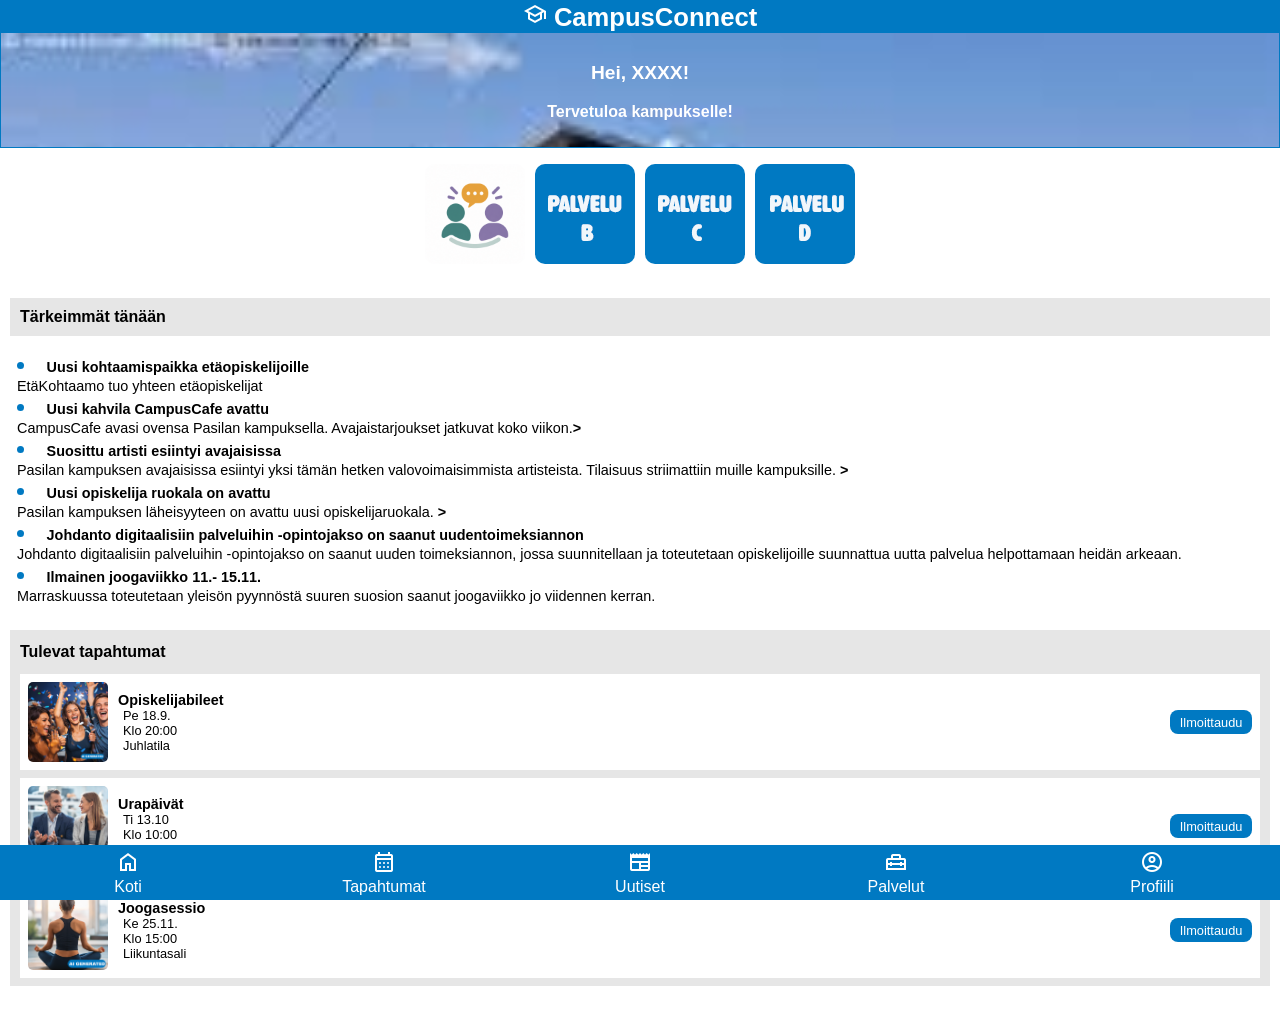
<file: index.html>
<!DOCTYPE html>
<html lang="fi">
<head>

<title>CampusConnect</title>

<meta charset="UTF-8">
<meta name="viewport" content="width=device-width, initial-scale=1.0">
<meta name="author" content="Elina">

<link rel="manifest" href="manifest.json">

<meta name="theme-color" content="#0079C2">

<link href="style.css"  rel="stylesheet" type="text/css">


<link
  rel="stylesheet"
  href="https://fonts.googleapis.com/css2?family=Material+Symbols+Outlined"
>



</head>
<body>

<header>    
  <h1><span class="material-symbols-outlined">school</span> CampusConnect</h1>
  <!-- ylätunnisteessa taustakuva ja tervetuloteksti -->
  <div class="welcome">
    <p class="hello">Hei, XXXX!</p>
    <p>Tervetuloa kampukselle!</p>
  </div>
</header>

<main>
  
  <!-- Pikapalvelut -->
  <!-- Liitä näihin kuvakkeet ja linkit. -->
  <section id="quick-services">    
    <a href="EtaKohtaamo/index.html" class="service-btn"><img class="etäkohtaamo-icon" src="palvelut/kuvat_palvelut/kuvake.png" alt="EtäKohtaamon kuvake"></a>
    <a href="#" class="service-btn"><img src="palvelut/kuvat_palvelut/palvelu_B.png" alt="palveluB"></a>
    <a href="#" class="service-btn"><img src="palvelut/kuvat_palvelut/palvelu_C.png" alt="palveluC"></a>
    <a href="#" class="service-btn"><img src="palvelut/kuvat_palvelut/palvelu_D.png" alt="palvelu_D"></a>    
  </section>

  <!-- Dashboard: uutiset ja tapahtumat -->
  <section id="dashboard">
    <div id="news">
      <h2>Tärkeimmät tänään</h2>
      <ul>
        <!-- start-luokalla nostetaan uutiset etusivulle mobiilissa -->
        <li class="start"><a href="EtaKohtaamo/Uutinen_EtaKohtaamo.html"><span>Uusi kohtaamispaikka etäopiskelijoille</span><br>EtäKohtaamo tuo yhteen etäopiskelijat<span></span></a></li>
        <li class="start"><a href="uutiset/uutinen_campuscafe.html"><span>Uusi kahvila CampusCafe avattu</span><br>CampusCafe avasi ovensa Pasilan kampuksella. Avajaistarjoukset jatkuvat koko viikon.<span>&gt;</span></a></li>
        <li class="start"><a><span>Suosittu artisti esiintyi avajaisissa</span><br>
        Pasilan kampuksen avajaisissa esiintyi yksi tämän hetken valovoimaisimmista artisteista. Tilaisuus striimattiin muille kampuksille. <span>&gt;</span></a></li>
        <li><a href=""><span>Uusi opiskelija ruokala on avattu</span> <br>
        Pasilan kampuksen läheisyyteen on avattu uusi opiskelijaruokala. <span>&gt;</span></a>
        </li>
        <li><span>Johdanto digitaalisiin palveluihin -opintojakso on saanut uudentoimeksiannon</span><br>Johdanto digitaalisiin palveluihin -opintojakso on saanut uuden toimeksiannon, jossa suunnitellaan ja toteutetaan opiskelijoille suunnattua uutta palvelua helpottamaan heidän arkeaan.</li>
        <li><span>Ilmainen joogaviikko 11.- 15.11. </span><br>Marraskuussa toteutetaan yleisön pyynnöstä suuren suosion saanut joogaviikko jo viidennen kerran.</li>
      </ul>
    </div>

    <div id="events">
      <h2>Tulevat tapahtumat</h2>

      <!-- tapahtumakortit: kuva, otsikko, luettelossa tiedot, linkki ilmoittautumislomakkeeseen -->
      <div class="events-item">
        <img src="kuvat/juhlat_AI.png" alt="AI:illa tuotettu kuva juhlista">
        <div>
        <h3>Opiskelijabileet</h3>
          <ul><li>Pe 18.9.</li>
              <li>Klo 20:00</li>
              <li>Juhlatila</li>
              </ul>
       </div>
       <!-- lomakkeet eivät ole vielä käytössä, joten niihin ei ole linkkejä -->
        <a class="btn-event">Ilmoittaudu</a>
      </div>

      <div class="events-item">
      <img src="kuvat/ura_AI.png" alt="AI:illa tuotettu kuva kahden ihmisen tapaamisesta">
        <div>
        <h3>Urapäivät</h3>
          <ul><li>Ti 13.10</li>
              <li>Klo 10:00</li>
              <li> Tapahtumatori</li>
              </ul>
       </div>        
        <a class="btn-event">Ilmoittaudu</a>
      </div>

      <div class="events-item">  
        <img src="kuvat/jooga_AI.png" alt="AI:illa tuotettu kuva joogaavasta naisesta">
        <div>
        <h3>Joogasessio</h3>
          <ul><li>Ke 25.11.</li>
              <li>Klo 15:00</li>
              <li>Liikuntasali</li>
              </ul>
       </div>        
        <a class="btn-event">Ilmoittaudu</a>
      </div>
    
  </div>
  </section>

</main>
<footer>
  <!-- linkit portaalin eri osiin -->
 
   	 <a href="index.html">   <span class="material-symbols-outlined">home</span><br> Koti</a>    
    <a href=""><span class="material-symbols-outlined">calendar_month</span> <br>
  Tapahtumat</a>   
  <a href="uutiset.html"> <span class="material-symbols-outlined">newspaper</span><br>
  Uutiset</a>   
   <a href="palvelut.html"><span class="material-symbols-outlined">home_repair_service</span> <br>    Palvelut</a>    
    <a href=""><span class="material-symbols-outlined">account_circle</span><br>  Profiili</a>
    
</footer>

</body>
</html>
</file>
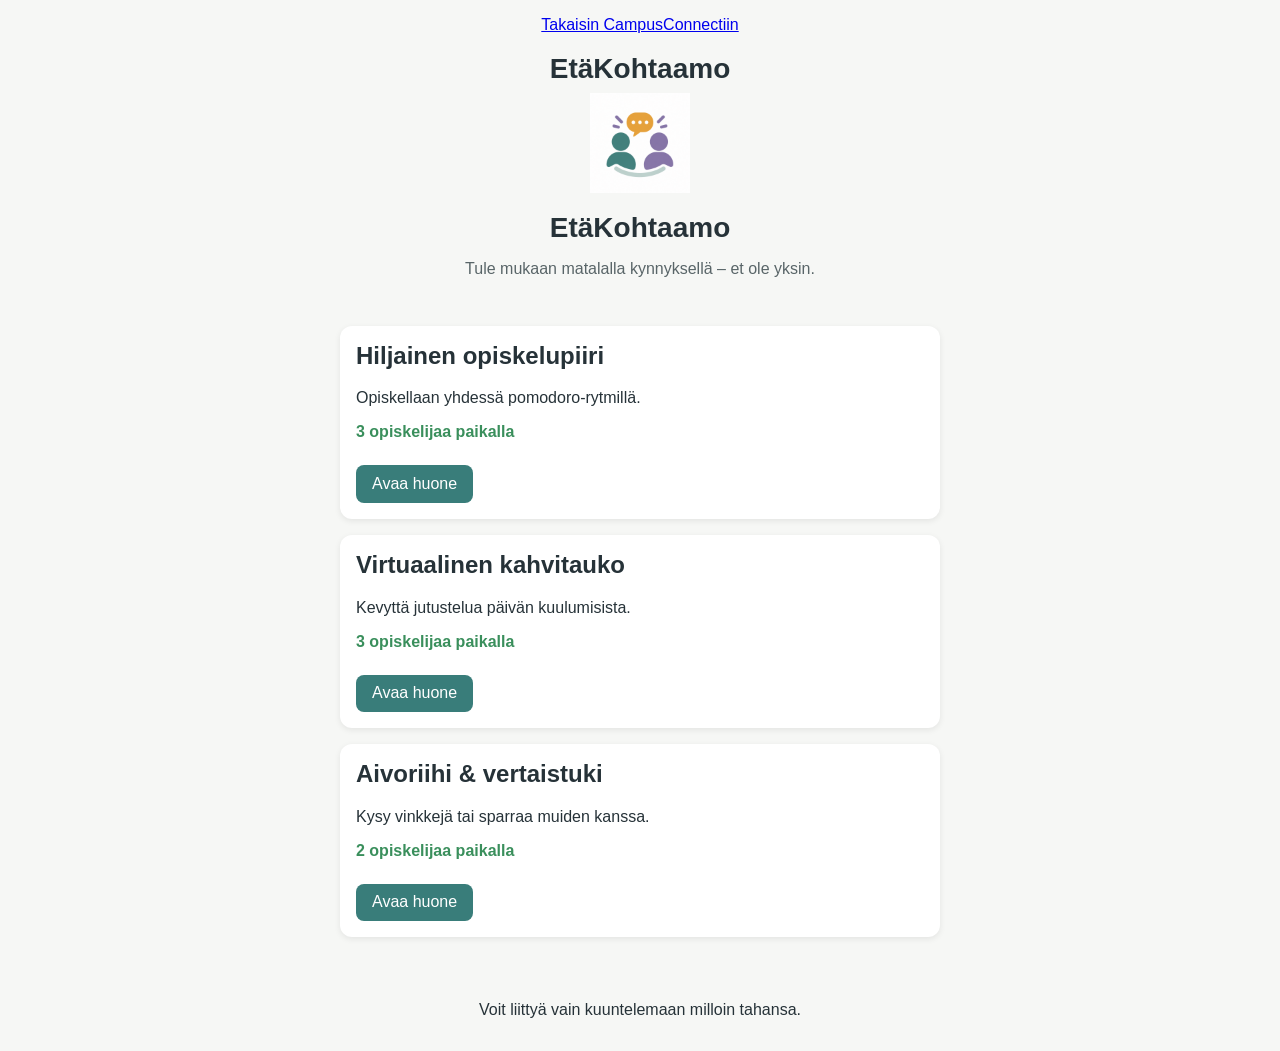
<file: EtaKohtaamo/index.html>
<!DOCTYPE html>
<html lang="fi">
<head>
    <meta charset="UTF-8">
    <meta name="viewport" content="width=device-width, initial-scale=1.0">
    <title>EtäKohtaamo</title>
    <link rel="stylesheet" href="styles.css">
</head>

<body>

    <header class="sub_header">
    <a href="../index.html" class="back-link">Takaisin CampusConnectiin</a> 
    <h1>EtäKohtaamo</h1>


    <img src="kuvake.png" alt="EtäKohtaamon logo" class="logo">
    <h1>EtäKohtaamo</h1>
    <p class="intro">Tule mukaan matalalla kynnyksellä – et ole yksin.</p>
</header>

<main>

    <section class="card">
        <h2>Hiljainen opiskelupiiri</h2>
        <p>Opiskellaan yhdessä pomodoro-rytmillä.</p>
        <p class="count">3 opiskelijaa paikalla</p>
        <a class="button disabled">Avaa huone</a>
    </section>

    <section class="card">
        <h2>Virtuaalinen kahvitauko</h2>
        <p>Kevyttä jutustelua päivän kuulumisista.</p>
        <p class="count">3 opiskelijaa paikalla</p>
        <a class="button" href="toiminta.html">Avaa huone</a>
    </section>

    <section class="card">
        <h2>Aivoriihi & vertaistuki</h2>
        <p>Kysy vinkkejä tai sparraa muiden kanssa.</p>
        <p class="count">2 opiskelijaa paikalla</p>
        <a class="button disabled">Avaa huone</a>
    </section>

</main>

<footer>
    <p>Voit liittyä vain kuuntelemaan milloin tahansa.</p>
</footer>

</body>
</html>
</file>
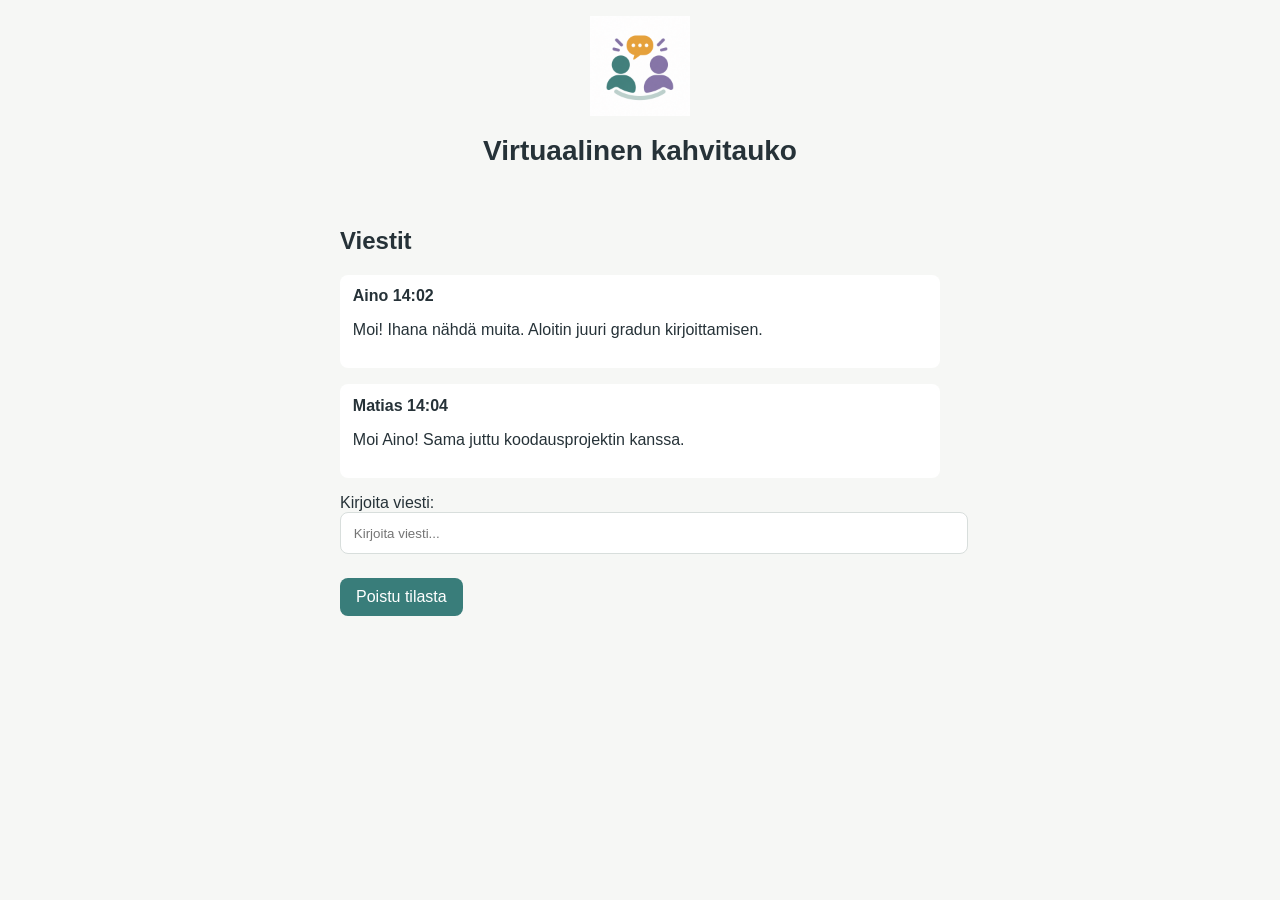
<file: kohtaamistila.html>
<!DOCTYPE html>
<html lang="fi">
<head>
    <meta charset="UTF-8">
    <meta name="viewport" content="width=device-width, initial-scale=1.0">
    <title>Kohtaamistila</title>
    <link rel="stylesheet" href="styles.css">
</head>

<body>

<header>
    <img src="kuvake.png" alt="EtäKohtaamon logo" class="logo">
    <h1>Virtuaalinen kahvitauko</h1>
</header>

<main>

    <section class="messages">
        <h2>Viestit</h2>
        <div class="msg">
            <strong>Aino 14:02</strong>
            <p>Moi! Ihana nähdä muita. Aloitin juuri gradun kirjoittamisen.</p>
        </div>

        <div class="msg">
            <strong>Matias 14:04</strong>
            <p>Moi Aino! Sama juttu koodausprojektin kanssa.</p>
        </div>
    </section>

    <form>
        <label for="viesti">Kirjoita viesti:</label>
        <input id="viesti" type="text" placeholder="Kirjoita viesti..." aria-label="Kirjoita viesti">
    </form>

    <a class="button" href="index.html">Poistu tilasta</a>

</main>

</body>
</html>
</file>
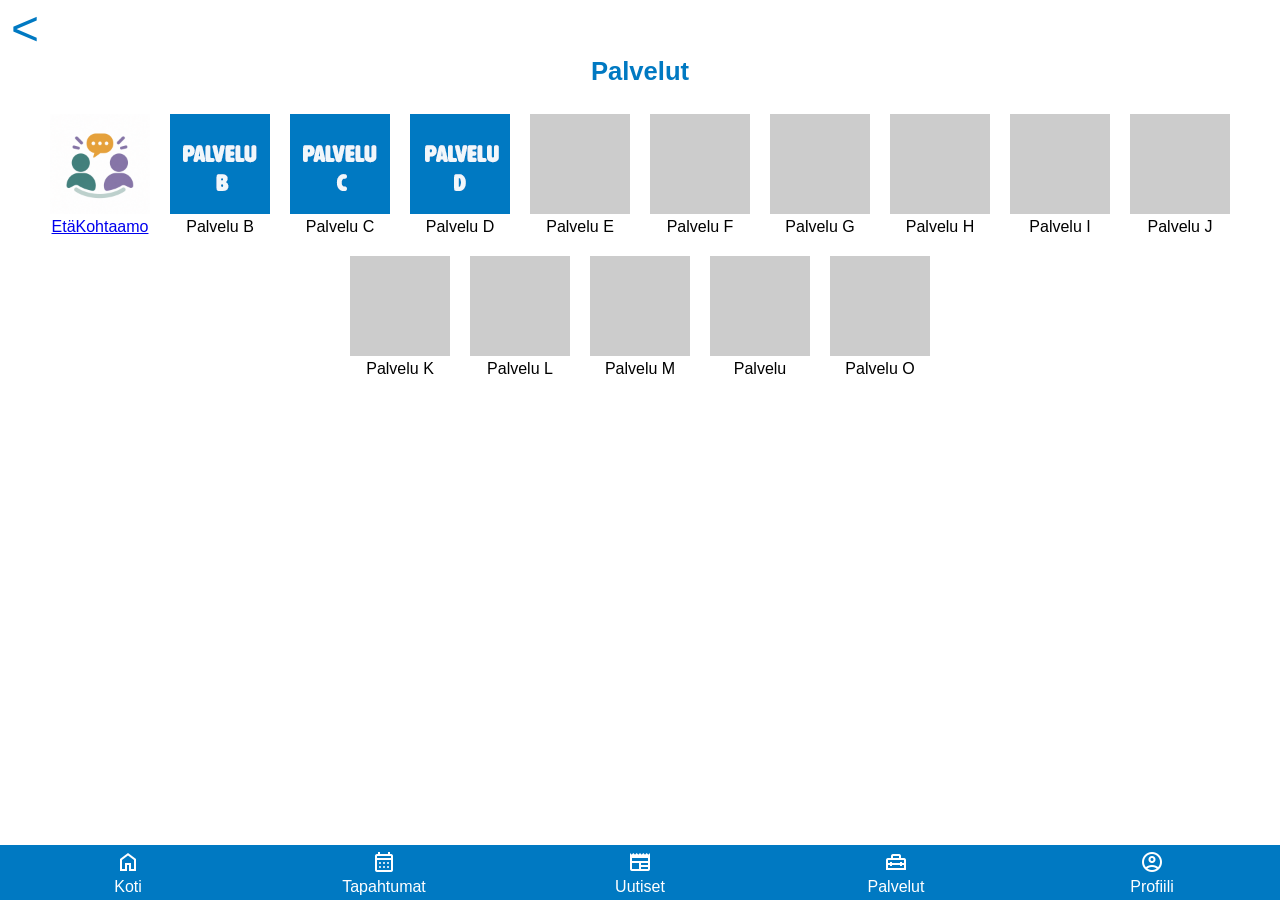
<file: palvelut.html>
<!DOCTYPE html>
<html lang="fi">

<head>

  <title>CampusConnect | Palvelut</title>

  <meta name="color-scheme" content="only light">

  <meta charset="UTF-8">
  <meta name="viewport" content="width=device-width, initial-scale=1.0">
  <meta name="author" content="Elina">

  <meta name="theme-color" content="#0079C2">
  
  <link href="style.css" rel="stylesheet" type="text/css">

 <link
  rel="stylesheet"
  href="https://fonts.googleapis.com/css2?family=Material+Symbols+Outlined"
>

  <style>
  /* palvelukuvakkeet ja nimet  rivittyvät näytön leveyden mukaan */ 

main {display: flex; flex-wrap: wrap; text-align: center; padding-bottom: 50px; justify-content: center}

main div {margin:10px}
  </style>


</head>

<body>


  <header class="sub_header">
    <a href="index.html">&lt;</a>
    <h1>Palvelut</h1>

  </header>


  <main>

<div>
<a href="EtaKohtaamo/index.html"><img class="etäkohtaamo-icon" src="palvelut/kuvat_palvelut/kuvake.png" alt="EtäKohtaamon kuvake"> <br>
EtäKohtaamo</a></div>

<div> <img src="palvelut/kuvat_palvelut/palvelu_B.png" alt=""> <br>
Palvelu B</div>

<div> <img src="palvelut/kuvat_palvelut/palvelu_C.png" alt=""> <br>
Palvelu C</div>
<div> <img src="palvelut/kuvat_palvelut/palvelu_D.png" alt=""> <br>
Palvelu D</div>
<div> <img src="palvelut/kuvat_palvelut/palvelu.png" alt=""> <br>
Palvelu E</div>
<div> <img src="palvelut/kuvat_palvelut/palvelu.png" alt=""> <br>
Palvelu F</div>
<div> <img src="palvelut/kuvat_palvelut//palvelu.png" alt=""> <br>
Palvelu G</div>
<div> <img src="palvelut/kuvat_palvelut//palvelu.png" alt=""> <br>
Palvelu H</div>
<div> <img src="palvelut/kuvat_palvelut/palvelu.png" alt=""> <br>
Palvelu I</div>
<div> <img src="palvelut/kuvat_palvelut/palvelu.png" alt=""> <br>
Palvelu J</div>
<div> <img src="palvelut/kuvat_palvelut/palvelu.png" alt=""> <br>
Palvelu K</div>
<div> <img src="palvelut/kuvat_palvelut//palvelu.png" alt=""> <br>
Palvelu L</div>
<div> <img src="palvelut/kuvat_palvelut/palvelu.png" alt=""> <br>
Palvelu M</div>
<div> <img src="palvelut/kuvat_palvelut/palvelu.png" alt=""> <br>
Palvelu <Noscript></Noscript></div>
<div> <img src="palvelut/kuvat_palvelut/palvelu.png" alt=""> <br>
Palvelu O</div>

  </main>
  <footer>
  <!-- linkit portaalin eri osiin -->
 
   	 <a href="index.html">   <span class="material-symbols-outlined">home</span><br> Koti</a>    
    <a href=""><span class="material-symbols-outlined">calendar_month</span> <br>
  Tapahtumat</a>   
  <a href="uutiset.html"> <span class="material-symbols-outlined">newspaper</span><br>
  Uutiset</a>   
   <a href="palvelut.html"><span class="material-symbols-outlined">home_repair_service</span> <br>    Palvelut</a>    
    <a href=""><span class="material-symbols-outlined">account_circle</span><br>  Profiili</a>
    
</footer>

</body>

</html>
</file>
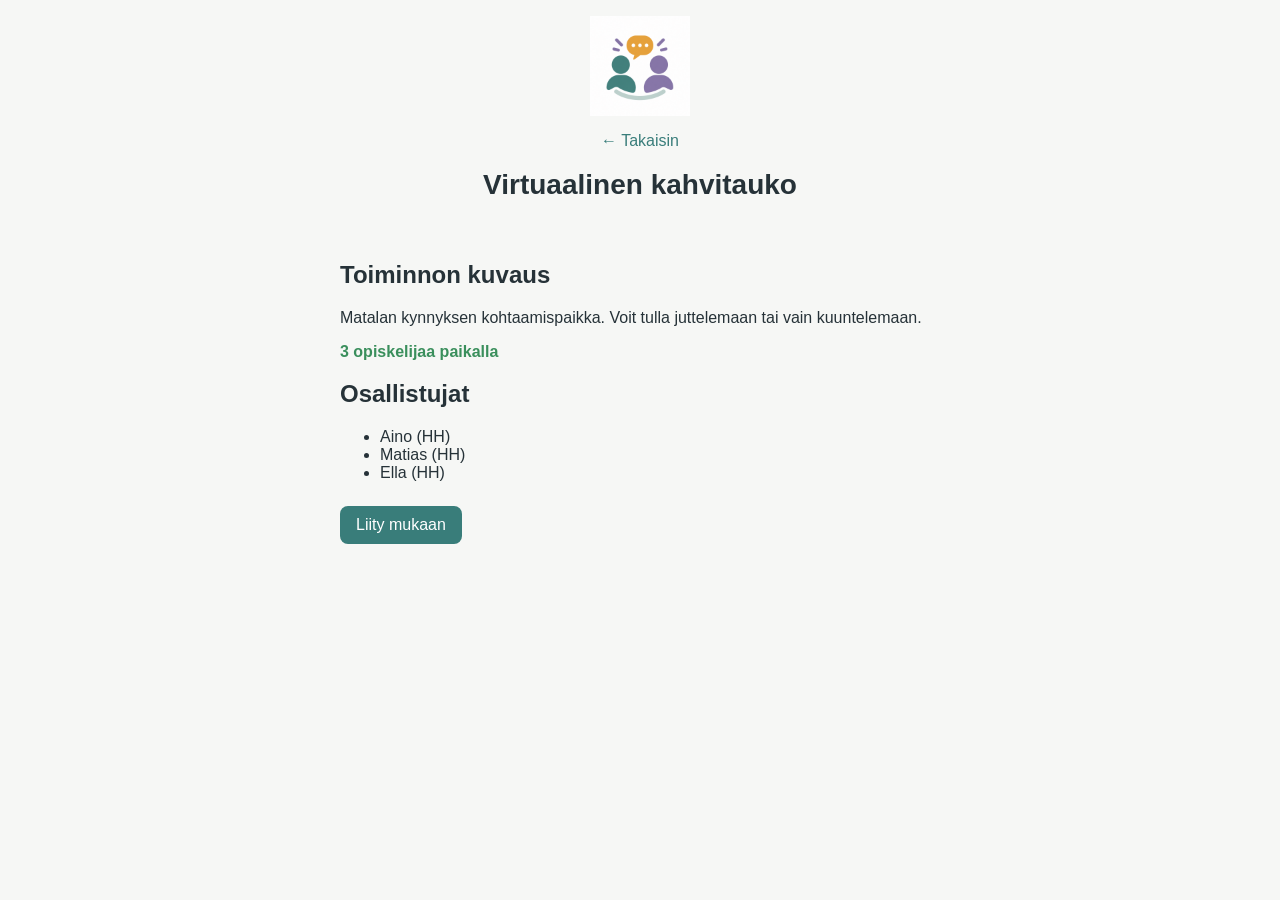
<file: toiminta.html>
<!DOCTYPE html>
<html lang="fi">
<head>
    <meta charset="UTF-8">
    <meta name="viewport" content="width=device-width, initial-scale=1.0">
    <title>Toiminta ja osallistujat</title>
    <link rel="stylesheet" href="styles.css">
</head>

<body>

<header>
    <img src="kuvake.png" alt="EtäKohtaamon logo" class="logo">
    <a class="back" href="index.html">← Takaisin</a>
    <h1>Virtuaalinen kahvitauko</h1>
</header>

<main>

    <section>
        <h2>Toiminnon kuvaus</h2>
        <p>Matalan kynnyksen kohtaamispaikka. Voit tulla juttelemaan tai vain kuuntelemaan.</p>
        <p class="count">3 opiskelijaa paikalla</p>
    </section>

    <section>
        <h2>Osallistujat</h2>
        <ul>
            <li>Aino (HH)</li>
            <li>Matias (HH)</li>
            <li>Ella (HH)</li>
        </ul>
    </section>

    <a class="button" href="kohtaamistila.html">Liity mukaan</a>

</main>

</body>
</html>
</file>
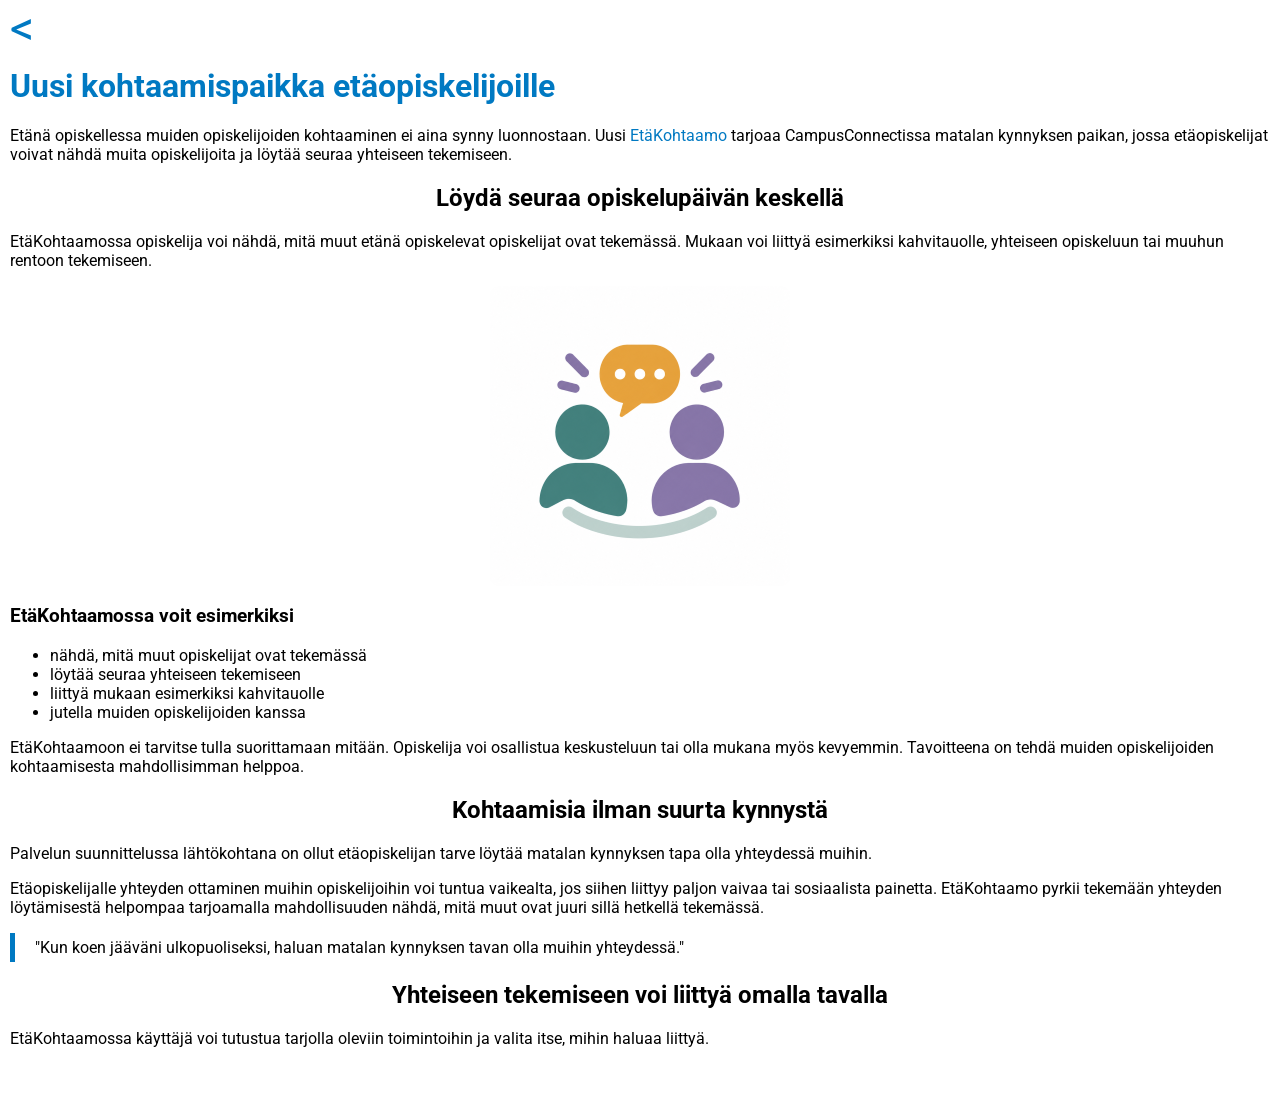
<file: Uutinen_EtaKohtaamo.html>
<!DOCTYPE html>
<html lang="fi">

<head>
  <title>EtäKohtaamo-CampusConnect</title>
  <meta charset="UTF-8">
  <meta name="viewport" content="width=device-width, initial-scale=1.0">
  <link rel="stylesheet" href="https://cdnjs.cloudflare.com/ajax/libs/font-awesome/4.7.0/css/font-awesome.min.css">
  <link rel="preconnect" href="https://fonts.googleapis.com">
  <link rel="preconnect" href="https://fonts.gstatic.com" crossorigin>
  <link href="https://fonts.googleapis.com/css2?family=Roboto:ital,wght@0,100..900;1,100..900&display=swap" rel="stylesheet">
  <link href="style_uutinen.css" rel="stylesheet" type="text/css">
</head>

<body>
  <header>
    <!-- ylätunniste ja linkki uutisiin -->
    <a href="../uutiset.html">&lt;</a>
  </header>

  <main>
    <h1>Uusi kohtaamispaikka etäopiskelijoille </h1>

    <p>Etänä opiskellessa muiden opiskelijoiden kohtaaminen ei aina synny
      luonnostaan. Uusi <span class="coloraccent">EtäKohtaamo</span>
      tarjoaa CampusConnectissa matalan kynnyksen paikan, jossa
      etäopiskelijat voivat nähdä muita opiskelijoita ja löytää seuraa
      yhteiseen tekemiseen.</p>

    <h2>Löydä seuraa opiskelupäivän keskellä</h2>
    <p>EtäKohtaamossa opiskelija voi nähdä, mitä muut etänä opiskelevat
      opiskelijat ovat tekemässä. Mukaan voi liittyä esimerkiksi
      kahvitauolle, yhteiseen opiskeluun tai muuhun rentoon tekemiseen.</p>

    <img src="kuvake.png" alt="Etäkohtaamon näkymä" class="cafe">

    <h3>EtäKohtaamossa voit esimerkiksi</h3>

    <ul>
      <li>nähdä, mitä muut opiskelijat ovat tekemässä </li>
      <li>löytää seuraa yhteiseen tekemiseen </li>
      <li>liittyä mukaan esimerkiksi kahvitauolle </li>
      <li>jutella muiden opiskelijoiden kanssa</li>
    </ul>
  
    <p>EtäKohtaamoon ei tarvitse tulla suorittamaan mitään. Opiskelija voi
      osallistua keskusteluun tai olla mukana myös kevyemmin. Tavoitteena
      on tehdä muiden opiskelijoiden kohtaamisesta mahdollisimman helppoa.</p>

    <h2>Kohtaamisia ilman suurta kynnystä</h2>
    <p>Palvelun suunnittelussa lähtökohtana on ollut etäopiskelijan tarve
      löytää matalan kynnyksen tapa olla yhteydessä muihin.</p>
    <p>Etäopiskelijalle yhteyden ottaminen muihin opiskelijoihin voi tuntua
      vaikealta, jos siihen liittyy paljon vaivaa tai sosiaalista painetta.
      EtäKohtaamo pyrkii tekemään yhteyden löytämisestä helpompaa tarjoamalla
      mahdollisuuden nähdä, mitä muut ovat juuri sillä hetkellä tekemässä.</p>
    <p class="quote">"Kun koen jääväni ulkopuoliseksi, haluan matalan kynnyksen tavan olla
      muihin yhteydessä."</p>
    <h2>Yhteiseen tekemiseen voi liittyä omalla tavalla</h2>
    <p> EtäKohtaamossa käyttäjä voi tutustua tarjolla oleviin toimintoihin ja
      valita itse, mihin haluaa liittyä.</p>
  </main>

</body>

</html>
</file>
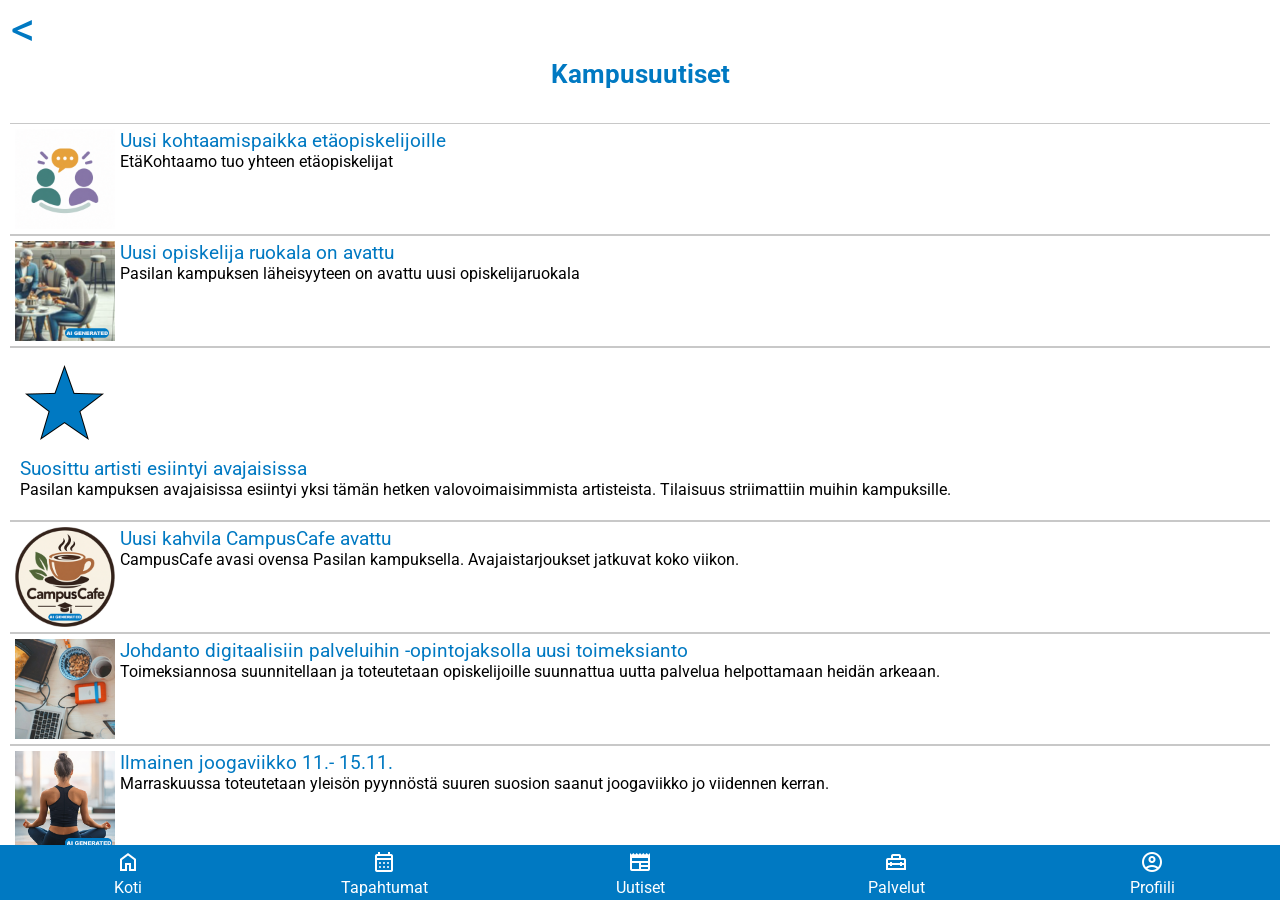
<file: uutiset.html>
<!DOCTYPE html>
<html lang="fi">

<head>

  <title>CampusConnect | Uutiset</title>

  <meta name="color-scheme" content="only light">

  <meta charset="UTF-8">
  <meta name="viewport" content="width=device-width, initial-scale=1.0">
  <meta name="author" content="Elina">

  <meta name="theme-color" content="#0079C2">
  
  <link href="style.css" rel="stylesheet" type="text/css">

<link
  rel="stylesheet"
  href="https://fonts.googleapis.com/css2?family=Material+Symbols+Outlined"
>

  <link rel="preconnect" href="https://fonts.googleapis.com">
  <link rel="preconnect" href="https://fonts.gstatic.com" crossorigin>
  <link href="https://fonts.googleapis.com/css2?family=Roboto:ital,wght@0,100..900;1,100..900&display=swap"
    rel="stylesheet">



  <style>  
  
 li {border-bottom: solid 1px rgb(200, 200, 200);
  border-top: solid 1px rgb(200,200,200);
  display: block; align-items: center; gap:10px; padding:5px}
 img {width: 100px; height: 100px;}
 p {margin-top:0px; padding-left: 5px;}
p span {font-size: 1.2em; color:rgb(0,121,194)}
ul {padding-left: 0px;}
 li a { display: flex; text-decoration: none;color:black}

  </style>

</head>

<body>

  <header class="sub_header">
    <a href="index.html">&lt;</a>
    <h1>Kampusuutiset</h1>

  </header>

  <main id="news_page">
        <ul>
        <li><a href="EtaKohtaamo/Uutinen_EtaKohtaamo.html"><img src="uutiset/kuvat_uutiset/kuvake.png" alt="EtäKohtaamon kuvake"><p><span>Uusi kohtaamispaikka etäopiskelijoille</span><br>EtäKohtaamo tuo yhteen etäopiskelijat</p></a></li>
        <li><a><img src="uutiset/kuvat_uutiset/ruokala_AI.png" alt="AI:lla tuotettu kuva ruokalasta"><p><span>Uusi opiskelija ruokala on avattu</span><br>Pasilan kampuksen läheisyyteen on avattu uusi opiskelijaruokala</p></a></li>


        <li><img src="uutiset/kuvat_uutiset/tahti.png" alt="Tähti"><p> <span>Suosittu artisti esiintyi avajaisissa</span>
          <br>Pasilan kampuksen avajaisissa esiintyi yksi tämän hetken valovoimaisimmista artisteista. Tilaisuus striimattiin muihin kampuksille.</p>
        </li>

        <li><a href="uutiset/uutinen_campuscafe.html"><img src="uutiset/kuvat_uutiset/CampusCafe_AI.png" alt="AI:illa tuotettu logo"><p><span>Uusi kahvila CampusCafe avattu</span><br>CampusCafe avasi ovensa Pasilan kampuksella. Avajaistarjoukset jatkuvat koko viikon.</p></a></li>

        <li><a><img src="uutiset/kuvat_uutiset/ODS.png" alt=""><p><span>Johdanto digitaalisiin palveluihin -opintojaksolla uusi toimeksianto</span><br>Toimeksiannosa suunnitellaan ja toteutetaan opiskelijoille suunnattua uutta palvelua helpottamaan heidän arkeaan.</p></a></li>
        <li><a><img src="uutiset/kuvat_uutiset/jooga_AI.png" alt="AI:iila tuotettu kuva joogaavasta naisesta"><p><span>Ilmainen joogaviikko 11.- 15.11.</span><br>
        Marraskuussa toteutetaan yleisön pyynnöstä suuren suosion saanut joogaviikko jo viidennen kerran.</p></a></li>
      </ul>

  </main>
 <footer>
  <!-- linkit portaalin eri osiin -->
 
   	 <a href="index.html">   <span class="material-symbols-outlined">home</span><br> Koti</a>    
    <a href=""><span class="material-symbols-outlined">calendar_month</span> <br>
  Tapahtumat</a>   
  <a href="uutiset.html"> <span class="material-symbols-outlined">newspaper</span><br>
  Uutiset</a>   
   <a href="palvelut.html"><span class="material-symbols-outlined">home_repair_service</span> <br>    Palvelut</a>    
    <a href=""><span class="material-symbols-outlined">account_circle</span><br>  Profiili</a>
    
</footer>
</body>

</html>
</file>
<file: style.css>
/* -------------------
     CSS-muuttujat
  ------------------- */
  
:root {

color-scheme: light; 

--color-primary:rgb(0,121,194);   /*HH Blue */
--color-secondary:rgb(202,213,16);  /* HH APPLE GREEN */
--color-accent:rgb(223,0,110);      /* HH PINK */
--color-background:rgb(255,255,255);/* valkoinen */
--color-surface:rgb(230,230,230);   /* harmaa*/
--color-text:rgb(0,0,0); /* musta */
--color-text-secondary:rgb(255,255,255); /*valkoinen*/

--color-background-secondary:var(--color-primary);
--color-accent-secondary:var(--color-accent);
--color-border	: var(--color-primary);

 --font-body: "Roboto", sans-serif;   
 --font-heading : "Roboto", sans-serif; 
 --border-radius: 8px;
}


  /* -------------------
     Yleiset tyylit
  ------------------- */
  body {
    margin: 0;
    font-family: var(--font-body);
    background-color: var(--color-background);
    color: var(--color-text);
    
  }
 
  header {
    background-color: var(--color-background-secondary);
    color: var(--color-text-secondary);
    padding:1px;
    text-align: center;
    font-family: var(--font-heading);
     }


header  a {font-size: 3em;
           color:var(--color-primary);
          text-decoration: none;
          margin-left:10px}

.hello {font-size: 1.2em;}
.welcome {background-image: url(kuvat/koulu.jpg);
background-repeat: no-repeat;
background-size: cover;
padding: 10px;
font-weight: bold;}

h1 {margin:1px 0px; font-size: 1.6rem;}

h3 {margin-bottom:0px}

h2 {font-size: 1.2rem;}

main {padding: 1em 10px 40px 10px}



footer {background-color: var(--color-background-secondary);
  height: 50px;
  width: 100%;
position:fixed;
bottom:0px;
text-align: center;
display: flex;
  padding:5px 0px 0px  0px; 
  color:var(--color-text-secondary);
& a {flex:1; text-decoration: none; color:var(--color-text-secondary)}
}

  /* -------------------
     Pikapalvelut
  ------------------- */
  #quick-services {
    display: flex;
    justify-content:center;
   gap: 10px;
    margin-bottom: 1rem;
  }

  .service-btn img {width: 100%;
    max-width: 200px;
    border-radius: 10px;
   
  }

  .service-btn img.etäkohtaamo-icon {
    width: 100px;
    height: 100px;
  }
  /* -------------------
     Kampusuutiset ja tapahtumat
  ------------------- */
 
  #dashboard {
    display: flex;
    flex-direction: column;
    gap: 1rem;
  }
 
  #news {
      & h2 {font-size:1em;background-color: var(--color-surface);
      padding:10px }         
      & a {color:var(--color-text);
           text-decoration: none;}
       & ul { background-color: var(--color-background);       
        padding:0px 0px 5px; margin-bottom: 5px; margin-left:2px;}
       & li::marker {color:var(--color-primary); font-size:1.5em}
           & .start {display:list-item} 
      & li {font-size: 0.9em;
            display: none;
            list-style-position: inside;
            padding-left: 5px;}
      & li span {font-weight: 700;}
        & a {color:var(--color-text);
           text-decoration: none;}
        }
        
#events {background-color: var(--color-surface);    
    padding-left: 10px;
    padding-right: 10px;
   & h2 {font-size:1em;}
   & h3 {font-size: 0.9em;}
   & li {font-size: 0.8em;}}

  .events-item {
    margin-bottom: 0.5rem;
    padding: 0.5rem;
    background-color: var(--color-background);
    display: flex;
    gap:10px;
    align-items: center;

    & img {width: 80px; height: 80px; border-radius:5px}
    & h3 {margin: 0 auto}
    & ul {margin: 0; list-style-type: none;
       padding-left:5px}
    & button {height: 2em;}
    & div {flex:1}}  

    img.etäkohtaamo-icon {
    width: 100px;
    height: 100px;
}

.events:last-child {  
  padding-bottom:50px    
  }

  .btn-event {
    background-color: var(--color-background-secondary);
    color:var(--color-text-secondary);
    border: none;
    padding: 0.3rem 0.6rem;
    border-radius: var(--border-radius);
    cursor: pointer;
    font-size: 0.8rem;
  }

/* -------------------
alisivujen headerit 
-----------------------*/
.sub_header { background-color: var(--color-background);
       text-align: left;
   & h1 {color:var(--color-primary); text-align: center;}
    & a {font-size: 3em;
           color:var(--color-primary);
          text-decoration: none;
          margin-left:10px}
    }

 
  /* -------------------
     Responsiivisuus 
  ------------------- */
  @media (min-width: 600px) {
    .dashboard {
      flex-direction: row;
      gap: 1rem;
    }
    .news {
      flex: 1;
    }

  #news li {display: list-item;}
    .events {
      flex: 1;
    }
  }
</file>
<file: EtaKohtaamo/styles.css>
body {
    font-family: Inter, Arial, sans-serif;
    background: #F6F7F5;
    margin: 0;
    padding: 0;
    color: #263238;
}

header, footer {
    text-align: center;
    padding: 1rem;
}

h1 {
    font-size: 28px;
    margin-bottom: 0.5rem;
}

.intro {
    font-size: 16px;
    color: #596568;
}

main {
    max-width: 600px;
    margin: 0 auto;
    padding: 1rem;
}

.card {
    background: #FFFFFF;
    padding: 1rem;
    margin-bottom: 1rem;
    border-radius: 12px;
    box-shadow: 0 2px 6px rgba(0,0,0,0.08);
}

.card h2 {
    margin-top: 0;
}

.count {
    font-weight: 600;
    color: #3A8F5C;
}

.button {
    display: inline-block;
    background: #397D7A;
    color: white;
    padding: 0.6rem 1rem;
    border-radius: 8px;
    text-decoration: none;
    margin-top: 0.5rem;
}

.back {
    display: inline-block;
    text-decoration: none;
    color: #397D7A;
    font-size: 16px;
}

.messages .msg {
    background: #FFFFFF;
    padding: 0.8rem;
    margin-bottom: 1rem;
    border-radius: 8px;
}

form {
    margin: 1rem 0;
}

input {
    width: 100%;
    padding: 0.8rem;
    border-radius: 8px;
    border: 1px solid #D8DEDC;
}
.logo {
    width: 100px;
    height: 100px;
    object-fit: contain; 
    display: block;
    margin: 0 auto 1rem auto;
}
</file>
<file: styles.css>
body {
    font-family: Inter, Arial, sans-serif;
    background: #F6F7F5;
    margin: 0;
    padding: 0;
    color: #263238;
}

header, footer {
    text-align: center;
    padding: 1rem;
}

h1 {
    font-size: 28px;
    margin-bottom: 0.5rem;
}

.intro {
    font-size: 16px;
    color: #596568;
}

main {
    max-width: 600px;
    margin: 0 auto;
    padding: 1rem;
}

.card {
    background: #FFFFFF;
    padding: 1rem;
    margin-bottom: 1rem;
    border-radius: 12px;
    box-shadow: 0 2px 6px rgba(0,0,0,0.08);
}

.card h2 {
    margin-top: 0;
}

.count {
    font-weight: 600;
    color: #3A8F5C;
}

.button {
    display: inline-block;
    background: #397D7A;
    color: white;
    padding: 0.6rem 1rem;
    border-radius: 8px;
    text-decoration: none;
    margin-top: 0.5rem;
}

.back {
    display: inline-block;
    text-decoration: none;
    color: #397D7A;
    font-size: 16px;
}

.messages .msg {
    background: #FFFFFF;
    padding: 0.8rem;
    margin-bottom: 1rem;
    border-radius: 8px;
}

form {
    margin: 1rem 0;
}

input {
    width: 100%;
    padding: 0.8rem;
    border-radius: 8px;
    border: 1px solid #D8DEDC;
}
.logo {
    width: 100px;
    height: 100px;
    object-fit: contain; 
    display: block;
    margin: 0 auto 1rem auto;
}
</file>
<file: style_uutinen.css>
:root {
--color-primary:rgb(0,121,194);   /*HH Blue */
--color-background:rgb(255,255,255);/* valkoinen */
--color-surface:rgb(230,230,230);   /* harmaa*/
--color-text:rgb(0,0,0); /* musta */
--color-text-secondary:rgb(255,255,255); /*valkoinen*/
  }

body {
    margin:0;
    color:var(--color-text);
    background-color:var(--color-background);
    font-family: 'Roboto',sans-serif;}

header  a {
    font-size: 3em;
    color:var(--color-primary);
    text-decoration: none;
    margin-left:10px
  }

main {padding:10px 10px 40px 10px;}

h1 {color:var(--color-primary);
    margin-top:0px}

h1 img {
    width: 50px; 
    vertical-align: middle;
  }

h2 {
    text-align:center
  }

.coloraccent {color:var(--color-primary)}

.quote {
    border-left:var(--color-primary) solid 5px;
    padding-left: 20px;
    padding-top:5px;
    padding-bottom:5px}

.cafe {
    width: 80%; 
    max-width:300px; 
    display:block; 
    margin:auto; 
    border-radius:10px
  }

main {    
    container-type:inline-size ;   
    container-name:column;  
  }

@container column (min-width: 500px) {
    .flex-container { display:flex; 
      }
  }
</file>
